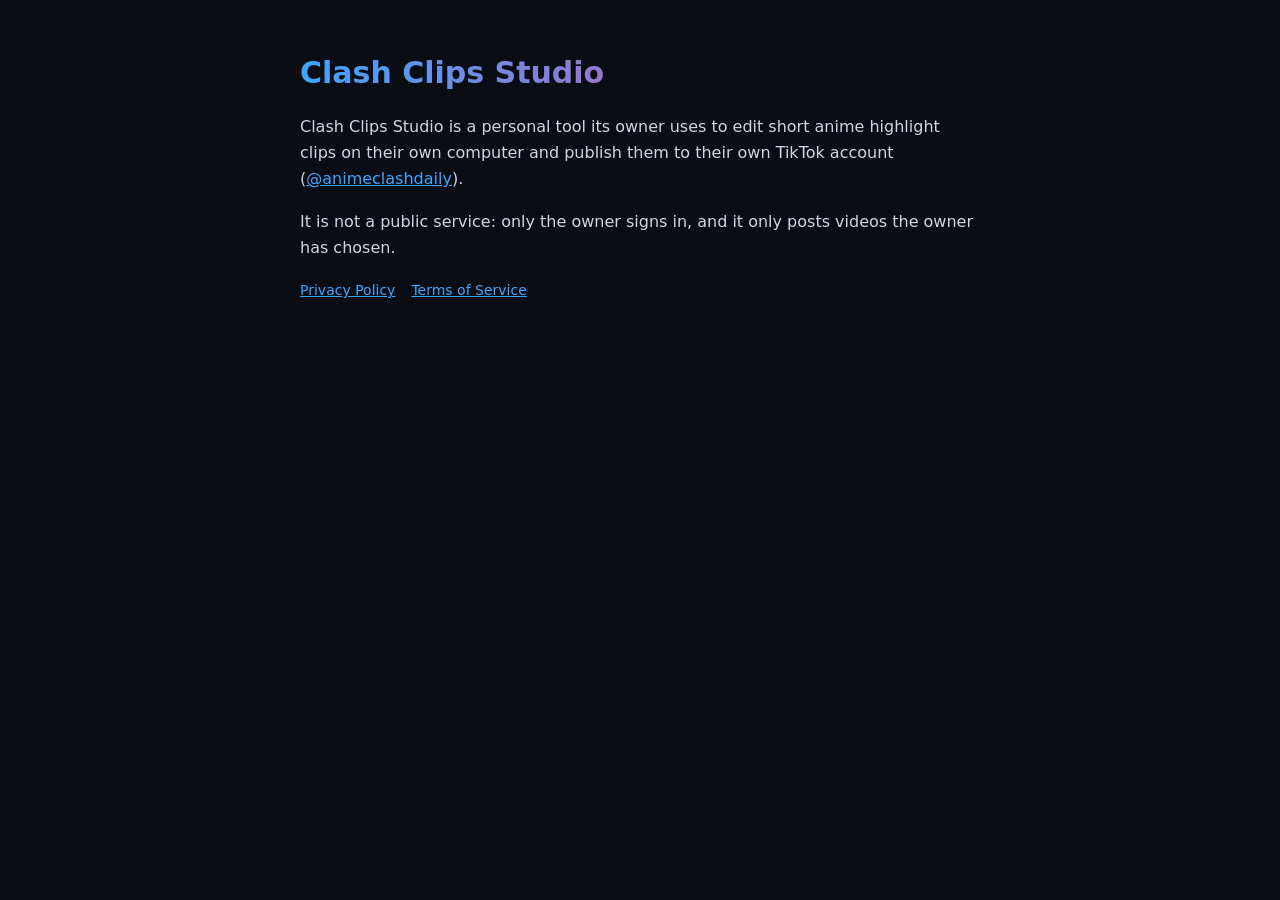
<file: index.html>
<!doctype html><html lang="en"><head><meta charset="utf-8"><meta name="viewport" content="width=device-width,initial-scale=1"><title>Clash Clips Studio</title><link rel="stylesheet" href="style.css"></head>
<body><main><h1 class="brand">Clash Clips Studio</h1>
<p>Clash Clips Studio is a personal tool its owner uses to edit short anime highlight clips on their own computer and publish them to their own TikTok account (<a href="https://www.tiktok.com/@animeclashdaily">@animeclashdaily</a>).</p>
<p>It is not a public service: only the owner signs in, and it only posts videos the owner has chosen.</p>
<nav><a href="privacy.html">Privacy Policy</a><a href="terms.html">Terms of Service</a></nav></main></body></html>
</file>
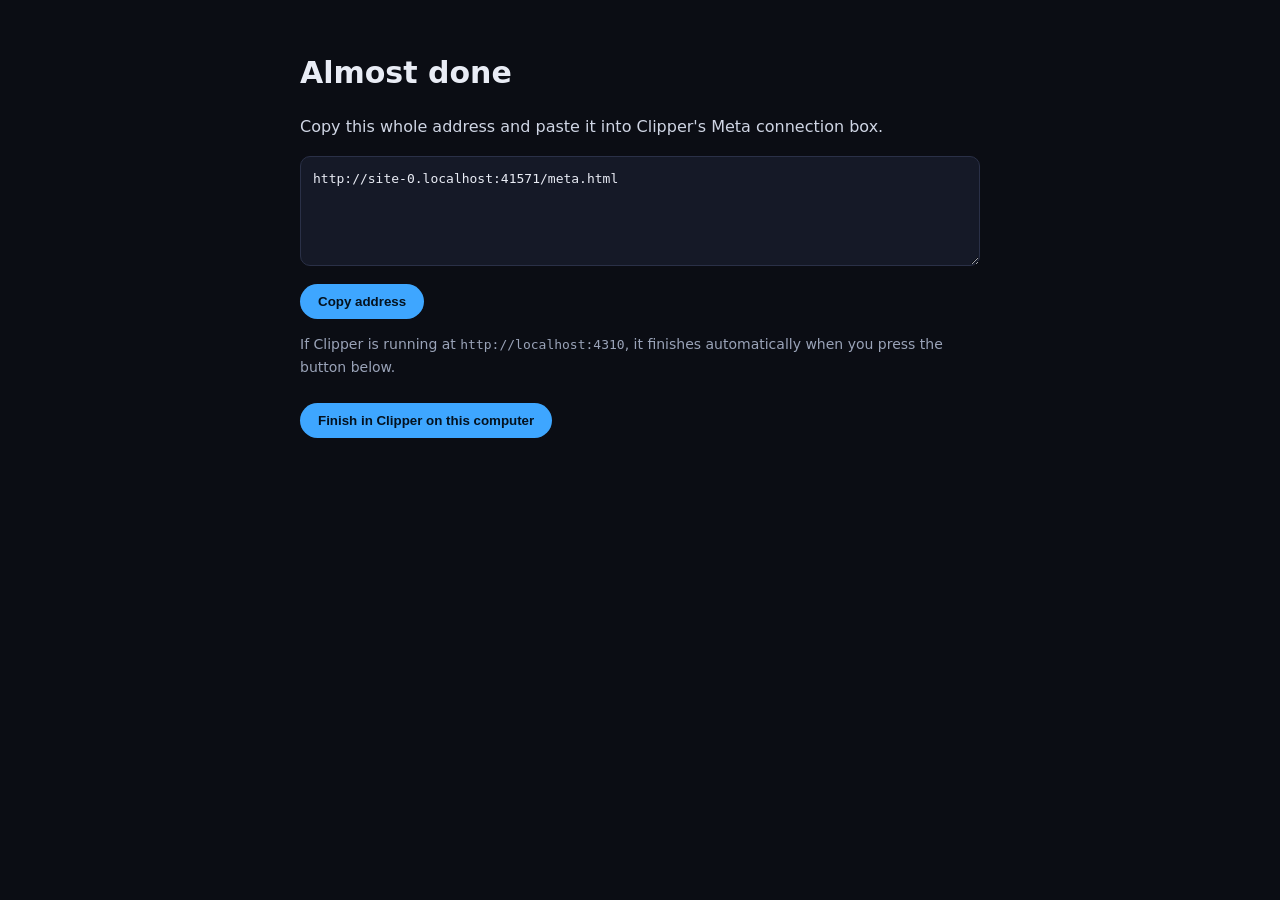
<file: meta.html>
<!doctype html><html lang="en"><head><meta charset="utf-8"><meta name="viewport" content="width=device-width,initial-scale=1"><title>Meta connected · Clash Clips Studio</title><link rel="stylesheet" href="style.css"></head>
<body><main><h1>Almost done</h1>
<p id="msg">Copy this whole address and paste it into Clipper's Meta connection box.</p>
<textarea id="u" readonly></textarea><br><button id="c">Copy address</button>
<p class="muted">If Clipper is running at <code>http://localhost:4310</code>, it finishes automatically when you press the button below.</p>
<button id="go">Finish in Clipper on this computer</button>
<script>
var u=location.href;document.getElementById('u').value=u;
if(/[?&]error=/.test(u)){document.getElementById('msg').textContent='Meta sign-in was cancelled or failed. Try connecting again in Clipper.';}
document.getElementById('c').onclick=function(){navigator.clipboard.writeText(u);this.textContent='Copied';};
var go=function(){location.href='http://localhost:4310/api/meta/callback'+location.search;};document.getElementById('go').onclick=go;if(/[?&]code=/.test(u)){setTimeout(go,600);}
</script></main></body></html>
</file>
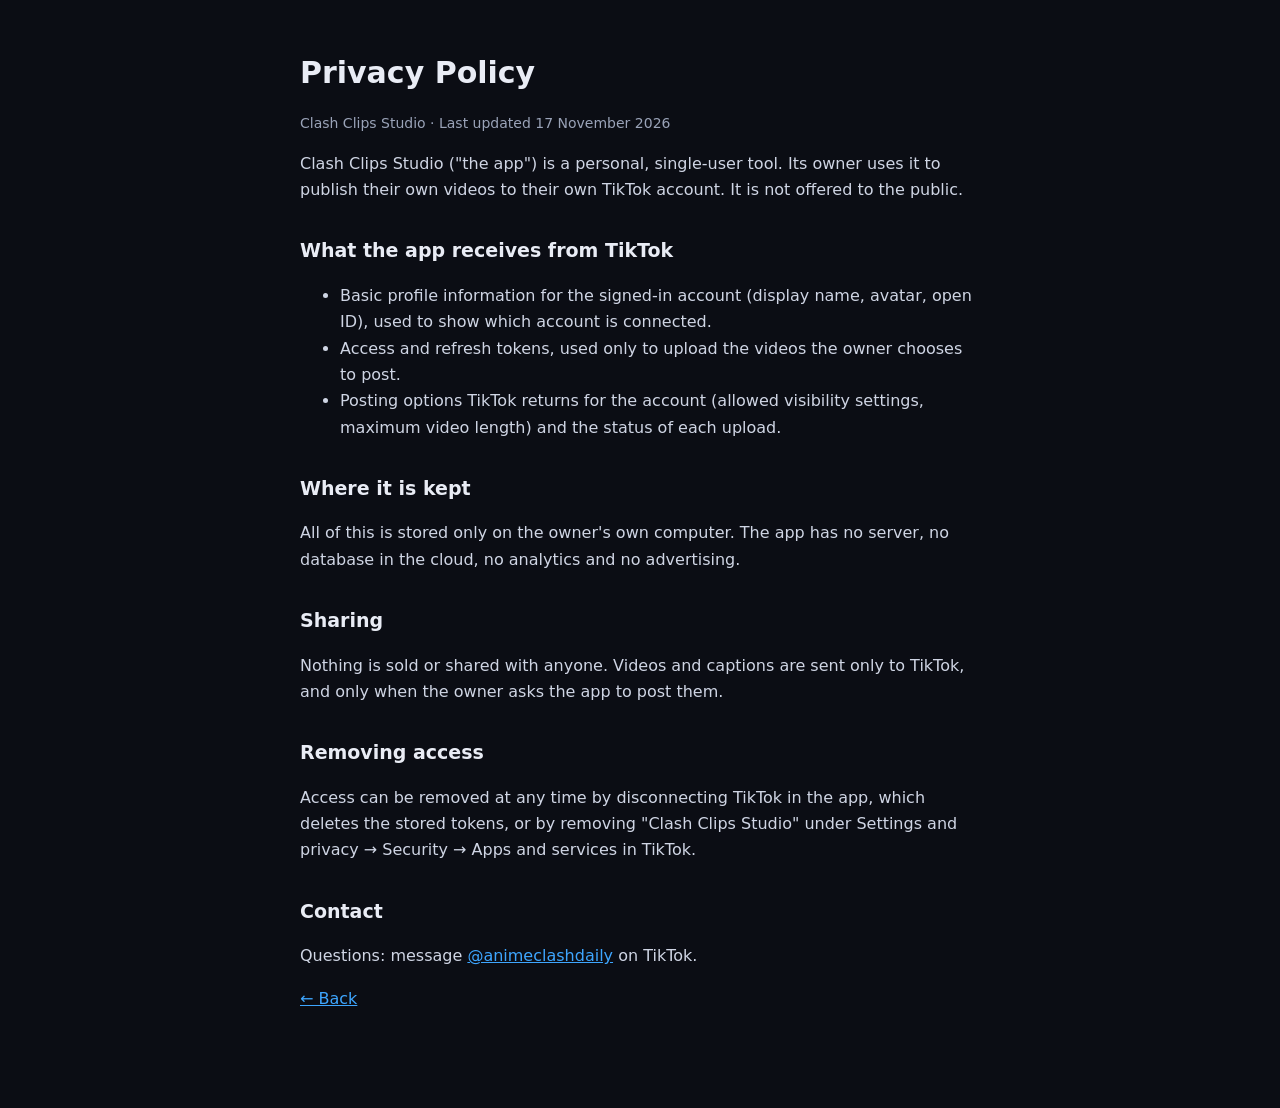
<file: privacy.html>
<!doctype html><html lang="en"><head><meta charset="utf-8"><meta name="viewport" content="width=device-width,initial-scale=1"><title>Privacy Policy · Clash Clips Studio</title><link rel="stylesheet" href="style.css"></head>
<body><main><h1>Privacy Policy</h1><p class="muted">Clash Clips Studio · Last updated 17 November 2026</p>
<p>Clash Clips Studio ("the app") is a personal, single-user tool. Its owner uses it to publish their own videos to their own TikTok account. It is not offered to the public.</p>
<h2>What the app receives from TikTok</h2>
<ul><li>Basic profile information for the signed-in account (display name, avatar, open ID), used to show which account is connected.</li>
<li>Access and refresh tokens, used only to upload the videos the owner chooses to post.</li>
<li>Posting options TikTok returns for the account (allowed visibility settings, maximum video length) and the status of each upload.</li></ul>
<h2>Where it is kept</h2>
<p>All of this is stored only on the owner's own computer. The app has no server, no database in the cloud, no analytics and no advertising.</p>
<h2>Sharing</h2>
<p>Nothing is sold or shared with anyone. Videos and captions are sent only to TikTok, and only when the owner asks the app to post them.</p>
<h2>Removing access</h2>
<p>Access can be removed at any time by disconnecting TikTok in the app, which deletes the stored tokens, or by removing "Clash Clips Studio" under Settings and privacy → Security → Apps and services in TikTok.</p>
<h2>Contact</h2>
<p>Questions: message <a href="https://www.tiktok.com/@animeclashdaily">@animeclashdaily</a> on TikTok.</p>
<p><a href="index.html">← Back</a></p></main></body></html>
</file>
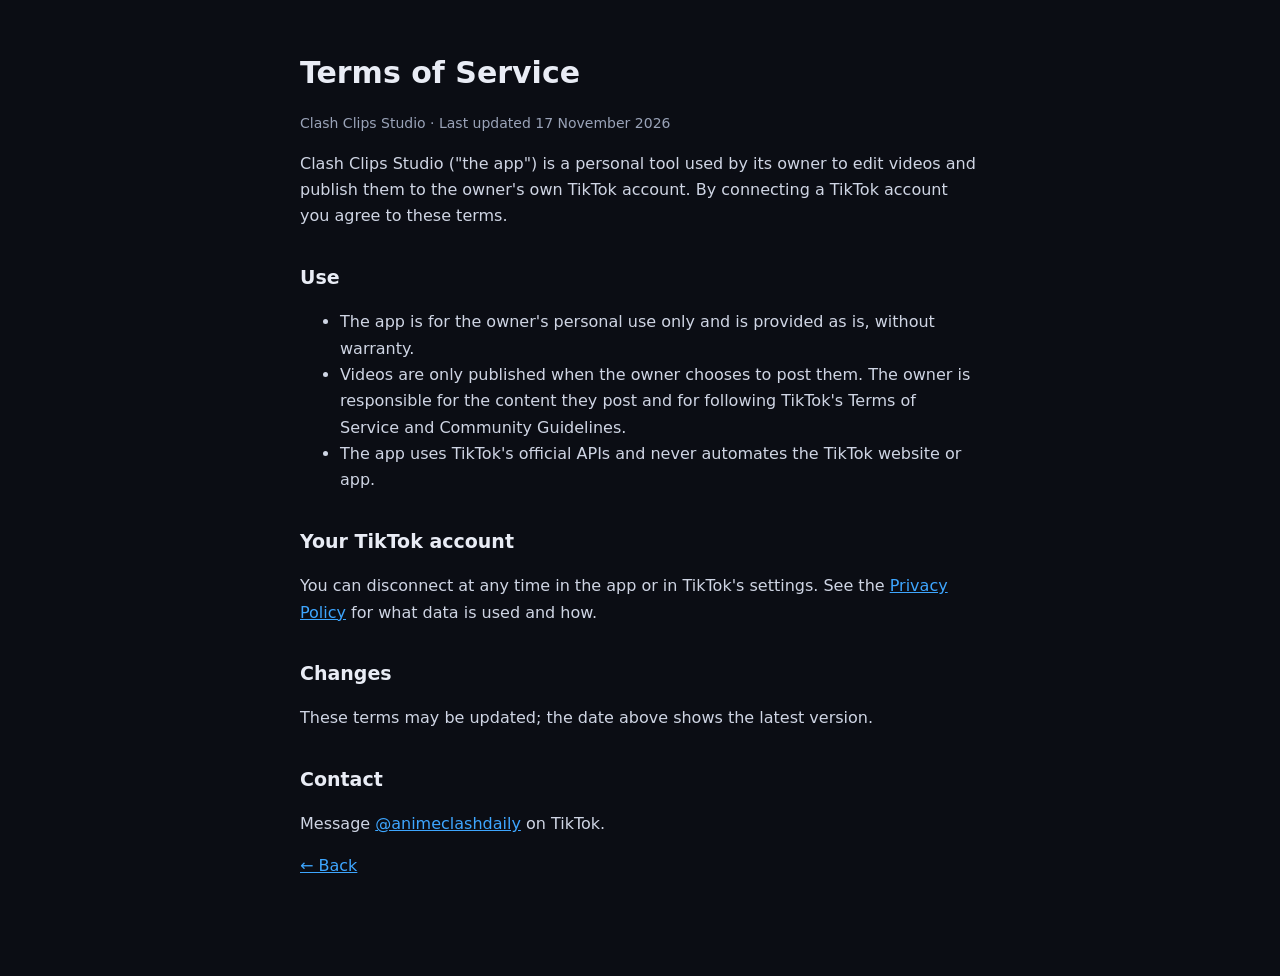
<file: terms.html>
<!doctype html><html lang="en"><head><meta charset="utf-8"><meta name="viewport" content="width=device-width,initial-scale=1"><title>Terms of Service · Clash Clips Studio</title><link rel="stylesheet" href="style.css"></head>
<body><main><h1>Terms of Service</h1><p class="muted">Clash Clips Studio · Last updated 17 November 2026</p>
<p>Clash Clips Studio ("the app") is a personal tool used by its owner to edit videos and publish them to the owner's own TikTok account. By connecting a TikTok account you agree to these terms.</p>
<h2>Use</h2>
<ul><li>The app is for the owner's personal use only and is provided as is, without warranty.</li>
<li>Videos are only published when the owner chooses to post them. The owner is responsible for the content they post and for following TikTok's Terms of Service and Community Guidelines.</li>
<li>The app uses TikTok's official APIs and never automates the TikTok website or app.</li></ul>
<h2>Your TikTok account</h2>
<p>You can disconnect at any time in the app or in TikTok's settings. See the <a href="privacy.html">Privacy Policy</a> for what data is used and how.</p>
<h2>Changes</h2>
<p>These terms may be updated; the date above shows the latest version.</p>
<h2>Contact</h2>
<p>Message <a href="https://www.tiktok.com/@animeclashdaily">@animeclashdaily</a> on TikTok.</p>
<p><a href="index.html">← Back</a></p></main></body></html>
</file>
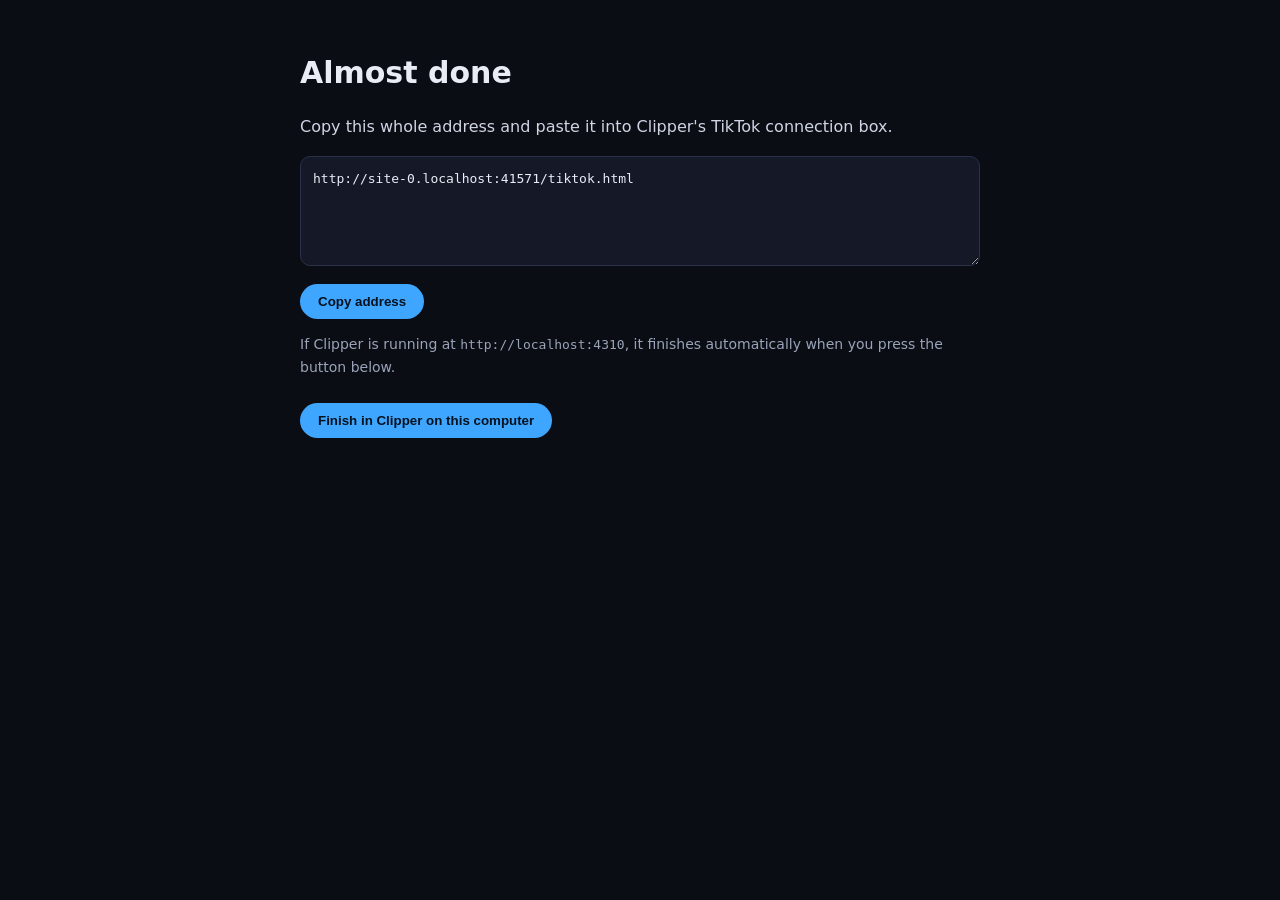
<file: tiktok.html>
<!doctype html><html lang="en"><head><meta charset="utf-8"><meta name="viewport" content="width=device-width,initial-scale=1"><title>TikTok connected · Clash Clips Studio</title><link rel="stylesheet" href="style.css"></head>
<body><main><h1>Almost done</h1>
<p id="msg">Copy this whole address and paste it into Clipper's TikTok connection box.</p>
<textarea id="u" readonly></textarea><br><button id="c">Copy address</button>
<p class="muted">If Clipper is running at <code>http://localhost:4310</code>, it finishes automatically when you press the button below.</p>
<button id="go">Finish in Clipper on this computer</button>
<script>
var u=location.href;document.getElementById('u').value=u;
if(/[?&]error=/.test(u)){document.getElementById('msg').textContent='TikTok sign-in was cancelled or failed. Try connecting again in Clipper.';}
document.getElementById('c').onclick=function(){navigator.clipboard.writeText(u);this.textContent='Copied';};
document.getElementById('go').onclick=function(){location.href='http://localhost:4310/api/tiktok/callback'+location.search;};
</script></main></body></html>
</file>
<file: style.css>
:root{--bg:#0b0d14;--fg:#e9ecf5;--muted:#9aa3b8;--accent:#3ea6ff;--accent2:#ff3e8e}
*{box-sizing:border-box}body{margin:0;background:var(--bg);color:var(--fg);font:16px/1.65 system-ui,-apple-system,Segoe UI,sans-serif}
main{max-width:720px;margin:0 auto;padding:48px 20px 80px}h1{font-size:30px;margin:0 0 4px}h2{font-size:19px;margin:32px 0 6px}
.brand{font-weight:700;background:linear-gradient(90deg,var(--accent),var(--accent2));-webkit-background-clip:text;background-clip:text;color:transparent}
p,li{color:#cfd5e4}.muted{color:var(--muted);font-size:14px}a{color:var(--accent)}
code,textarea{font:13px/1.5 ui-monospace,Menlo,monospace}textarea{width:100%;min-height:110px;background:#151927;color:var(--fg);border:1px solid #2a3047;border-radius:10px;padding:12px}
button{margin-top:10px;background:var(--accent);color:#04121f;border:0;border-radius:999px;padding:10px 18px;font-weight:700;cursor:pointer}
nav a{margin-right:16px;font-size:14px}
</file>
